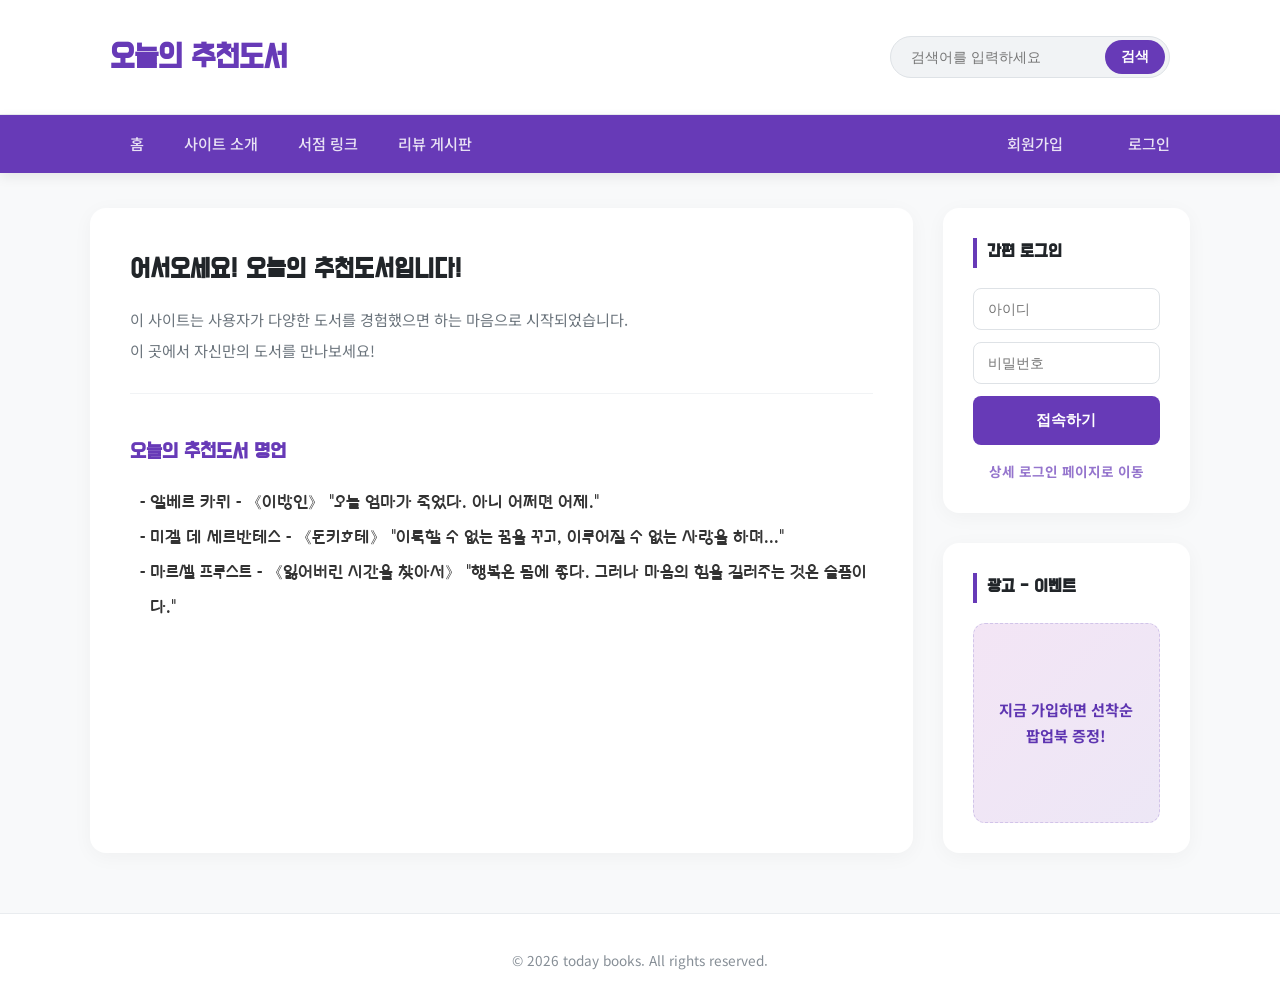
<file: index.html>
<!DOCTYPE html>
<html lang="ko">
<head>
    <meta charset="UTF-8">
    <meta name="viewport" content="width=device-width, initial-scale=1.0">
    <title>홈 - 오늘의 추천도서</title>
    <link rel="stylesheet" href="style.css">
</head>
<body>

    <header>
        <div class="container" style="display: flex; justify-content: space-between; align-items: center; width: 100%;">
            <h1>오늘의 추천도서</h1>
            <div class="search-area">
                <input type="text" id="main-search" placeholder="검색어를 입력하세요">
                <button id="search-btn">검색</button>
            </div>
        </div>
    </header>

    <nav>
        <div class="container">
            <ul style="display: flex; width: 100%;">
                <li><a href="index.html">홈</a></li>
                <li><a href="introduce.html">사이트 소개</a></li>
                <li><a href="storeLink.html">서점 링크</a></li>
                <li><a href="reviewBoard.html">리뷰 게시판</a></li>
                
                <div id="auth-status-area" style="margin-left: auto; display: flex; gap: 25px;">
                    <li><a href="LogIn.html">회원가입</a></li>
                    <li><a href="LogIn_Page.html">로그인</a></li>
                </div>
                
            </ul>
        </div>
    </nav>

    <div class="container content-wrapper">
        <main>
            <section class="intro-section">
                <h2>어서오세요! 오늘의 추천도서입니다!</h2>
                <p>이 사이트는 사용자가 다양한 도서를 경험했으면 하는 마음으로 시작되었습니다.</p>
                <p>이 곳에서 자신만의 도서를 만나보세요!</p>
            </section>
            
            <section class="main-content-area">
                <h3>오늘의 추천도서 명언</h3>
                <ul id="quote-list" style="margin-top: 15px; margin-left: 20px; line-height: 2.2; list-style-type: '- ';">
                    <li>알베르 카뮈 - 《이방인》 "오늘 엄마가 죽었다. 아니 어쩌면 어제."</li>
                    <li>미겔 데 세르반테스 - 《돈키호테》 "이룩할 수 없는 꿈을 꾸고, 이루어질 수 없는 사랑을 하며..."</li>
                    <li>마르셀 프루스트 - 《잃어버린 시간을 찾아서》 "행복은 몸에 좋다. 그러나 마음의 힘을 길러주는 것은 슬픔이다."</li>
                </ul>
            </section>
        </main>

        <aside>
            <div class="widget">
                <h3>간편 로그인</h3>
                <form class="login-form" id="easy-login-form">
                    <input type="text" id="easy-id" placeholder="아이디" required>
                    <input type="password" id="easy-pw" placeholder="비밀번호" required>
                    <button type="submit">접속하기</button>
                    <p style="text-align: center; margin-top: 15px; font-size: 0.85rem;">
                        <a href="LogIn_Page.html" style="color: #9575cd; font-weight: bold;">상세 로그인 페이지로 이동</a>
                    </p>
                </form>
            </div>
            <div class="widget">
                <h3>광고 - 이벤트</h3>
                <div class="ad-banner" id="rolling-banner">5월 1달동안 문학 도서 10% 할인</div>
            </div>
        </aside>
    </div>

    <footer>
        <p>&copy; 2026 today books. All rights reserved.</p>
    </footer>

    <script src="script.js"></script>
</body>
</html>
</file>
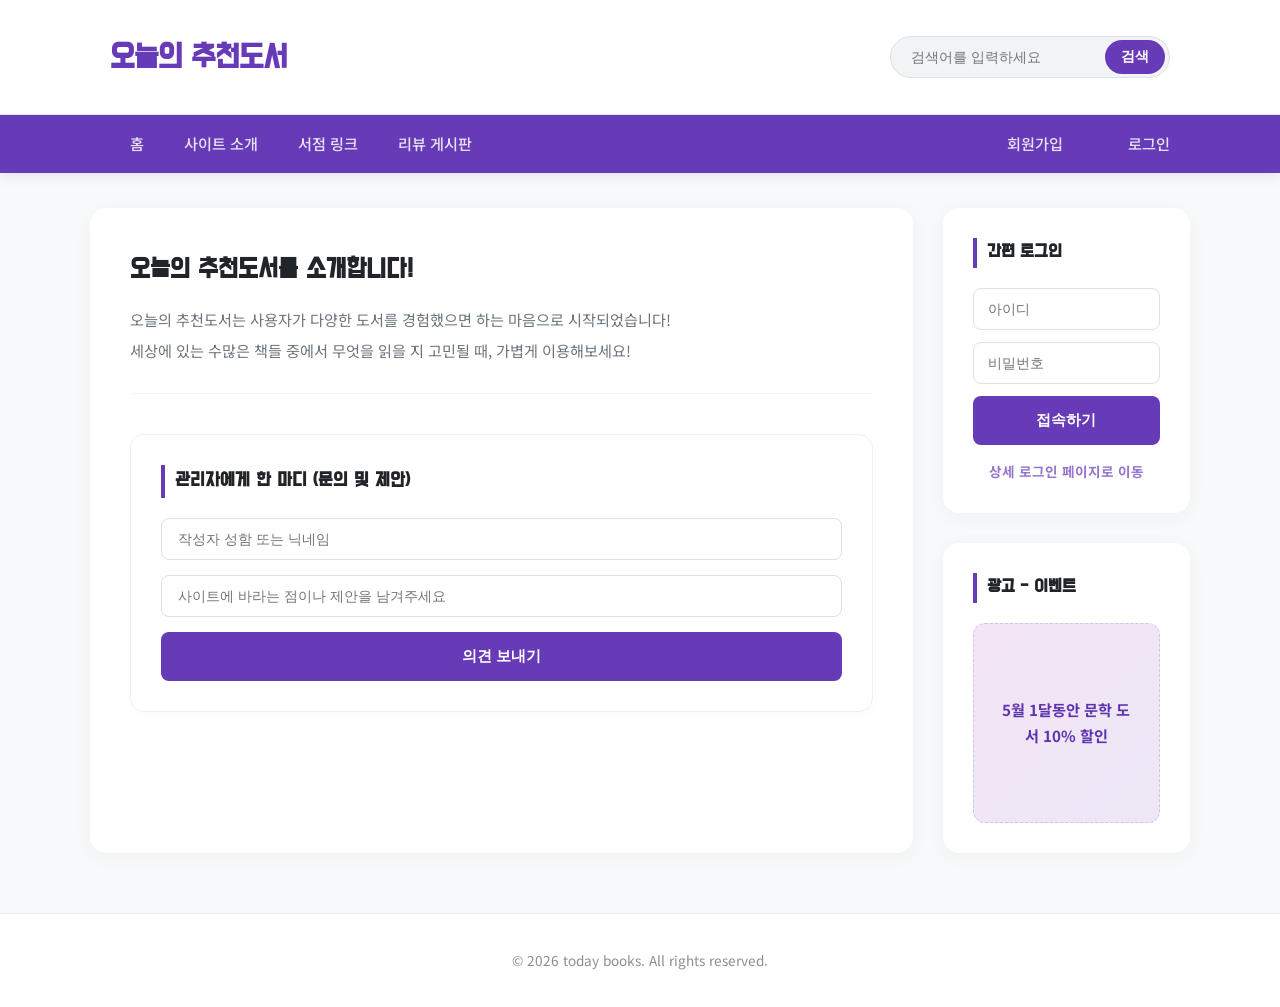
<file: introduce.html>
<!DOCTYPE html>
<html lang="ko">
<head>
    <meta charset="UTF-8">
    <meta name="viewport" content="width=device-width, initial-scale=1.0">
    <title>사이트 소개 - 오늘의 추천도서</title>
    <link rel="stylesheet" href="style.css">
</head>
<body>

    <header>
        <div class="container" style="display: flex; justify-content: space-between; align-items: center; width: 100%;">
            <h1>오늘의 추천도서</h1>
            <div class="search-area">
                <input type="text" id="main-search" placeholder="검색어를 입력하세요">
                <button id="search-btn">검색</button>
            </div>
        </div>
    </header>

    <nav>
        <div class="container">
            <ul style="display: flex; width: 100%;">
                <li><a href="index.html">홈</a></li>
                <li><a href="introduce.html">사이트 소개</a></li>
                <li><a href="storeLink.html">서점 링크</a></li>
                <li><a href="reviewBoard.html">리뷰 게시판</a></li>
                
                <div id="auth-status-area" style="margin-left: auto; display: flex; gap: 25px;">
                    <li><a href="LogIn.html">회원가입</a></li>
                    <li><a href="LogIn_Page.html">로그인</a></li>
                </div>
            </ul>
        </div>
    </nav>
    
    <div class="container content-wrapper">
        <main>
            <section class="intro-section">
                <h2>오늘의 추천도서를 소개합니다!</h2>
                <p>오늘의 추천도서는 사용자가 다양한 도서를 경험했으면 하는 마음으로 시작되었습니다!</p>
                <p>세상에 있는 수많은 책들 중에서 무엇을 읽을 지 고민될 때, 가볍게 이용해보세요!</p>
            </section>
            
            <section class="board-form" style="margin-top: 20px;">
                <h3>관리자에게 한 마디 (문의 및 제안)</h3>
                <form id="about-form">
                    <input type="text" id="about-visitor-name" placeholder="작성자 성함 또는 닉네임" required>
                    <input type="text" id="about-message" placeholder="사이트에 바라는 점이나 제안을 남겨주세요" required>
                    <button type="submit">의견 보내기</button>
                </form>
            </section>
        </main>

        <aside>
            <div class="widget">
                <h3>간편 로그인</h3>
                <form class="login-form" id="easy-login-form">
                    <input type="text" id="easy-id" placeholder="아이디" required>
                    <input type="password" id="easy-pw" placeholder="비밀번호" required>
                    <button type="submit">접속하기</button>
                    <p style="text-align: center; margin-top: 15px; font-size: 0.85rem;">
                        <a href="LogIn_Page.html" style="color: #9575cd; font-weight: bold;">상세 로그인 페이지로 이동</a>
                    </p>
                </form>
            </div>
            <div class="widget">
                <h3>광고 - 이벤트</h3>
                <div class="ad-banner" id="rolling-banner">5월 1달동안 문학 도서 10% 할인</div>
            </div>
        </aside>
    </div>

    <footer>
        <p>&copy; 2026 today books. All rights reserved.</p>
    </footer>

    <script src="script.js"></script>
</body>
</html>
</file>
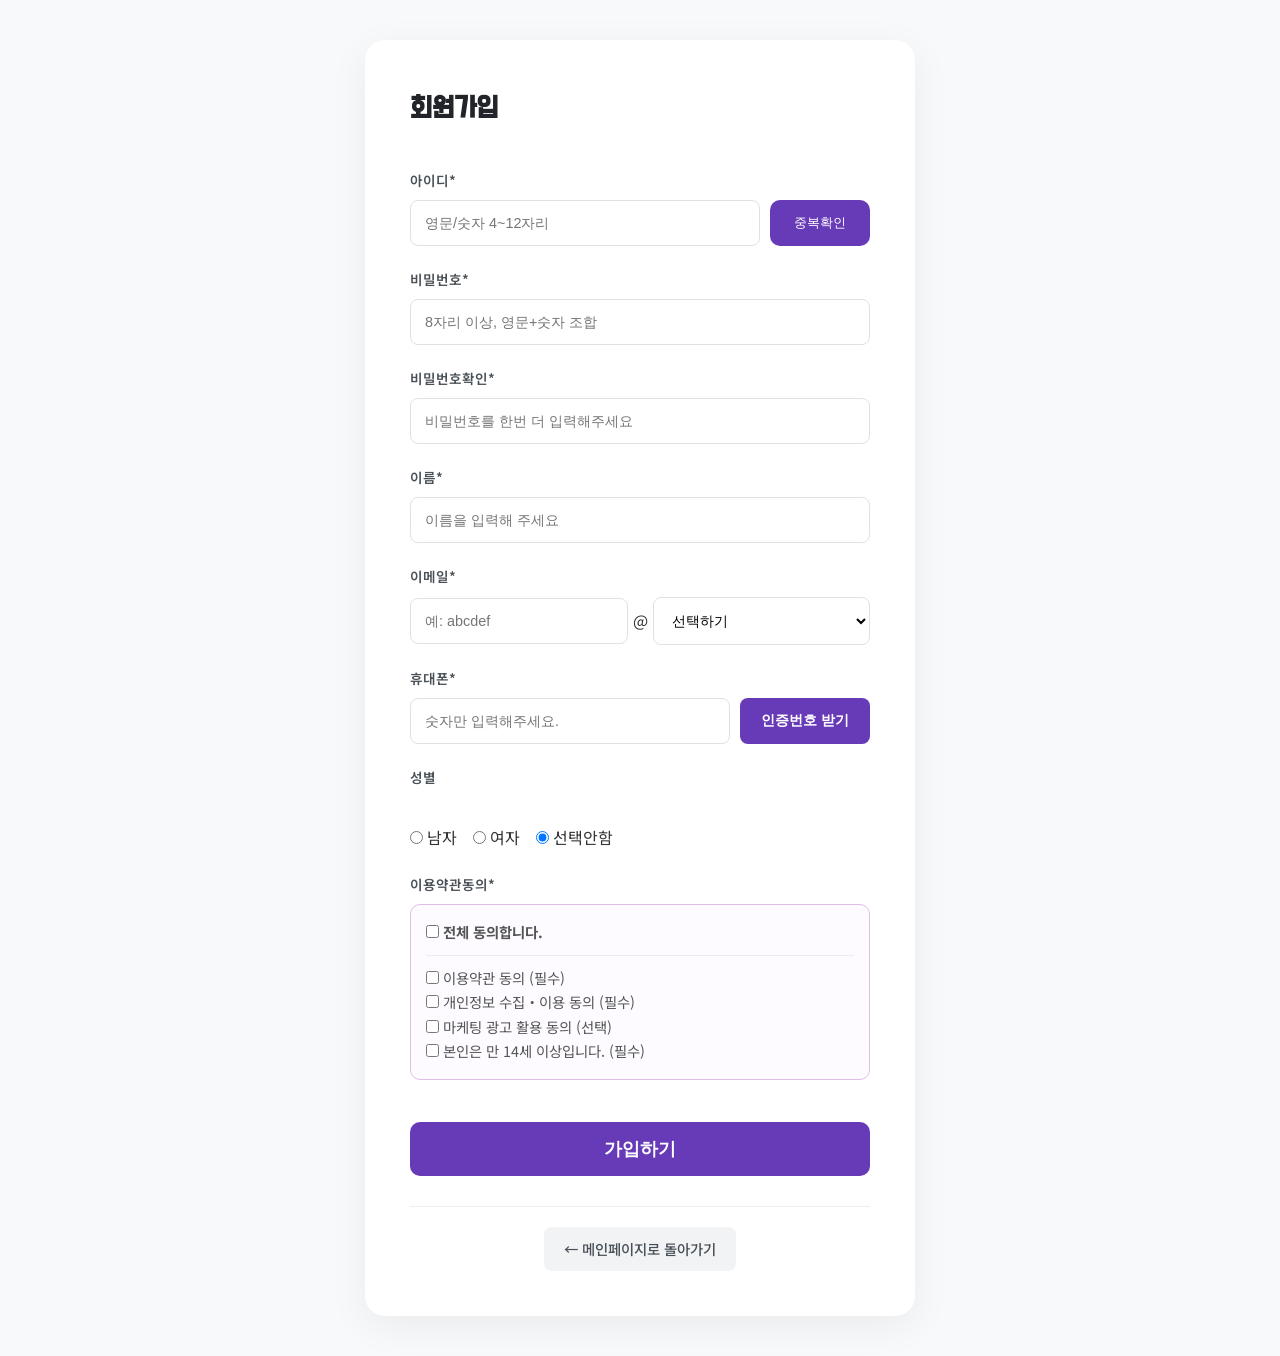
<file: LogIn.html>
<!DOCTYPE html>
<html lang="ko">
<head>
    <meta charset="UTF-8">
    <title>회원가입 - 오늘의 추천도서</title>
    <link rel="stylesheet" href="style.css">
</head>
<body class="login-page-body">

    <div class="login-container" style="width: 550px;">
        <h2>회원가입</h2>

        <form id="join-form">
            <div class="input-group">
                <label>아이디*</label>
                <div style="display: flex; gap: 10px;">
                    <input type="text" id="join-id" placeholder="영문/숫자 4~12자리" style="flex: 1;">
                    <button type="button" id="btn-check-id" style="width: 100px; background:#673ab7; color:#fff; border:none; border-radius:10px; cursor:pointer;">중복확인</button>
                </div>
                <span class="error-msg" id="err-id"></span>
            </div>

            <div class="input-group">
                <label>비밀번호*</label>
                <input type="password" id="join-pw" placeholder="8자리 이상, 영문+숫자 조합">
                <span class="error-msg" id="err-pw"></span>
            </div>

            <div class="input-group">
                <label>비밀번호확인*</label>
                <input type="password" id="join-pw-confirm" placeholder="비밀번호를 한번 더 입력해주세요">
                <span class="error-msg" id="err-pw-confirm"></span>
            </div>

            <div class="input-group">
                <label>이름*</label>
                <input type="text" id="join-name" placeholder="이름을 입력해 주세요">
                <span class="error-msg" id="err-name"></span>
            </div>

            <div class="input-group">
                <label>이메일*</label>
                <div style="display: flex; align-items: center; gap: 5px;">
                    <input type="text" id="email-user" placeholder="예: abcdef" style="flex: 1;">
                    <span>@</span>
                    <select id="email-domain" style="flex: 1;">
                        <option value="" selected disabled>선택하기</option>
                        <option value="naver.com">naver.com</option>
                        <option value="gmail.com">gmail.com</option>
                        <option value="hanmail.net">hanmail.net</option>
                        <option value="직접입력">직접입력</option>
                    </select>
                </div>
                <input type="text" id="email-direct" placeholder="도메인 직접 입력" style="margin-top: 5px; display: none;">
                <span class="error-msg" id="err-email"></span>
            </div>

            <div class="input-group">
                <label>휴대폰*</label>
                <div style="display: flex; gap: 10px;">
                    <input type="text" id="join-phone" placeholder="숫자만 입력해주세요." style="flex: 1;">
                    <button type="button" class="login-btn-full" style="width: 130px; font-size:0.9rem; padding: 0;" id="btn-phone-auth">인증번호 받기</button>
                </div>
                <span class="error-msg" id="err-phone"></span>
            </div>

            <div class="input-group" style="text-align: left;">
                <label>성별</label><br>
                <input type="radio" name="gender" value="male" style="width:auto;"> 남자 &nbsp;&nbsp;
                <input type="radio" name="gender" value="female" style="width:auto;"> 여자 &nbsp;&nbsp;
                <input type="radio" name="gender" value="none" checked style="width:auto;"> 선택안함
            </div>

            <div class="input-group">
                <label>이용약관동의*</label>
                <div style="background: #fdfbff; padding: 15px; border: 1px solid #e1bee7; border-radius: 10px; font-size: 0.9rem; color: #555;">
                    <input type="checkbox" id="check-all" style="width: auto;"> <strong>전체 동의합니다.</strong><br><hr style="margin: 10px 0; border: 0; border-top: 1px solid #ede7f6;">
                    <input type="checkbox" class="sub-check vital" id="chk1" style="width: auto;"> 이용약관 동의 (필수)<br>
                    <input type="checkbox" class="sub-check vital" id="chk2" style="width: auto;"> 개인정보 수집・이용 동의 (필수)<br>
                    <input type="checkbox" class="sub-check" style="width: auto;"> 마케팅 광고 활용 동의 (선택)<br>
                    <input type="checkbox" class="sub-check vital" id="chk3" style="width: auto;"> 본인은 만 14세 이상입니다. (필수)
                </div>
                <span class="error-msg" id="err-agree"></span>
            </div>

            <button type="submit" style="width: 100%; padding: 15px; background: #673ab7; color: #fff; border: none; border-radius: 10px; font-size: 1.1rem; font-weight: bold; cursor: pointer; margin-top: 20px;">
                가입하기
            </button>
        </form>

        <div style="margin-top: 30px; text-align: center; border-top: 1px solid #eee; padding-top: 20px;">
            <a href="index.html" style="display: inline-block; padding: 10px 20px; background-color: #f1f3f5; color: #495057; font-size: 0.9rem; font-weight: 500; border-radius: 8px; text-decoration: none; transition: all 0.2s;">
                ← 메인페이지로 돌아가기
            </a>
        </div>
    </div>

    <script src="script.js"></script>
</body>
</html>
</file>
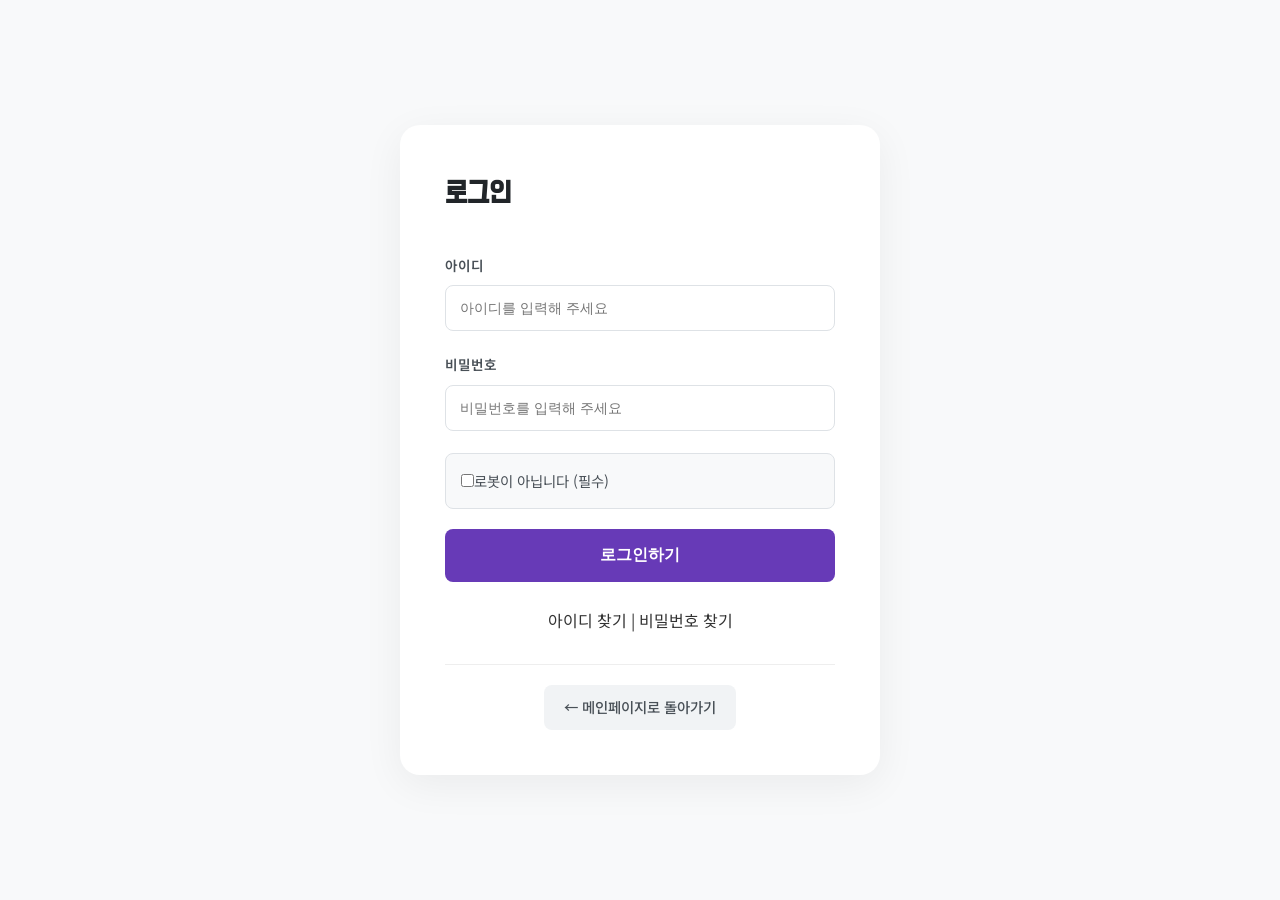
<file: LogIn_Page.html>
<!DOCTYPE html>
<html lang="ko">
<head>
    <meta charset="UTF-8">
    <meta name="viewport" content="width=device-width, initial-scale=1.0">
    <title>로그인 - 오늘의 추천도서</title>
    <link rel="stylesheet" href="style.css">
</head>
<body class="login-page-body">

    <div class="login-container">
        <h2>로그인</h2>
        <form id="detailed-login-form">
            <div class="input-group">
                <label for="user-id">아이디</label>
                <input type="text" id="user-id" placeholder="아이디를 입력해 주세요" required>
                <span class="error-msg" id="err-login-id"></span>
            </div>
            <div class="input-group">
                <label for="user-pw">비밀번호</label>
                <input type="password" id="user-pw" placeholder="비밀번호를 입력해 주세요" required>
                <span class="error-msg" id="err-login-pw"></span>
            </div>

            <div class="captcha-box">
                <input type="checkbox" id="robot-check">
                <label for="robot-check">로봇이 아닙니다 (필수)</label>
            </div>
            <span class="error-msg" id="err-captcha" style="text-align: left; block-size: auto; margin-top:-10px; margin-bottom:15px;"></span>

            <button type="submit" class="login-btn-full">로그인하기</button>
        </form>

        <div class="login-footer" style="text-align: center; margin-top: 25px;">
            <a href="#" onclick="alert('준비 중인 서비스입니다.')">아이디 찾기</a> | 
            <a href="#" onclick="alert('준비 중인 서비스입니다.')">비밀번호 찾기</a>
        </div>

        <div style="margin-top: 30px; text-align: center; border-top: 1px solid #eee; padding-top: 20px;">
            <a href="index.html" style="display: inline-block; padding: 10px 20px; background-color: #f1f3f5; color: #495057; font-size: 0.9rem; font-weight: 500; border-radius: 8px; text-decoration: none; transition: all 0.2s;">
                ← 메인페이지로 돌아가기
            </a>
        </div>
    </div>

    <script src="script.js"></script>
</body>
</html>
</file>
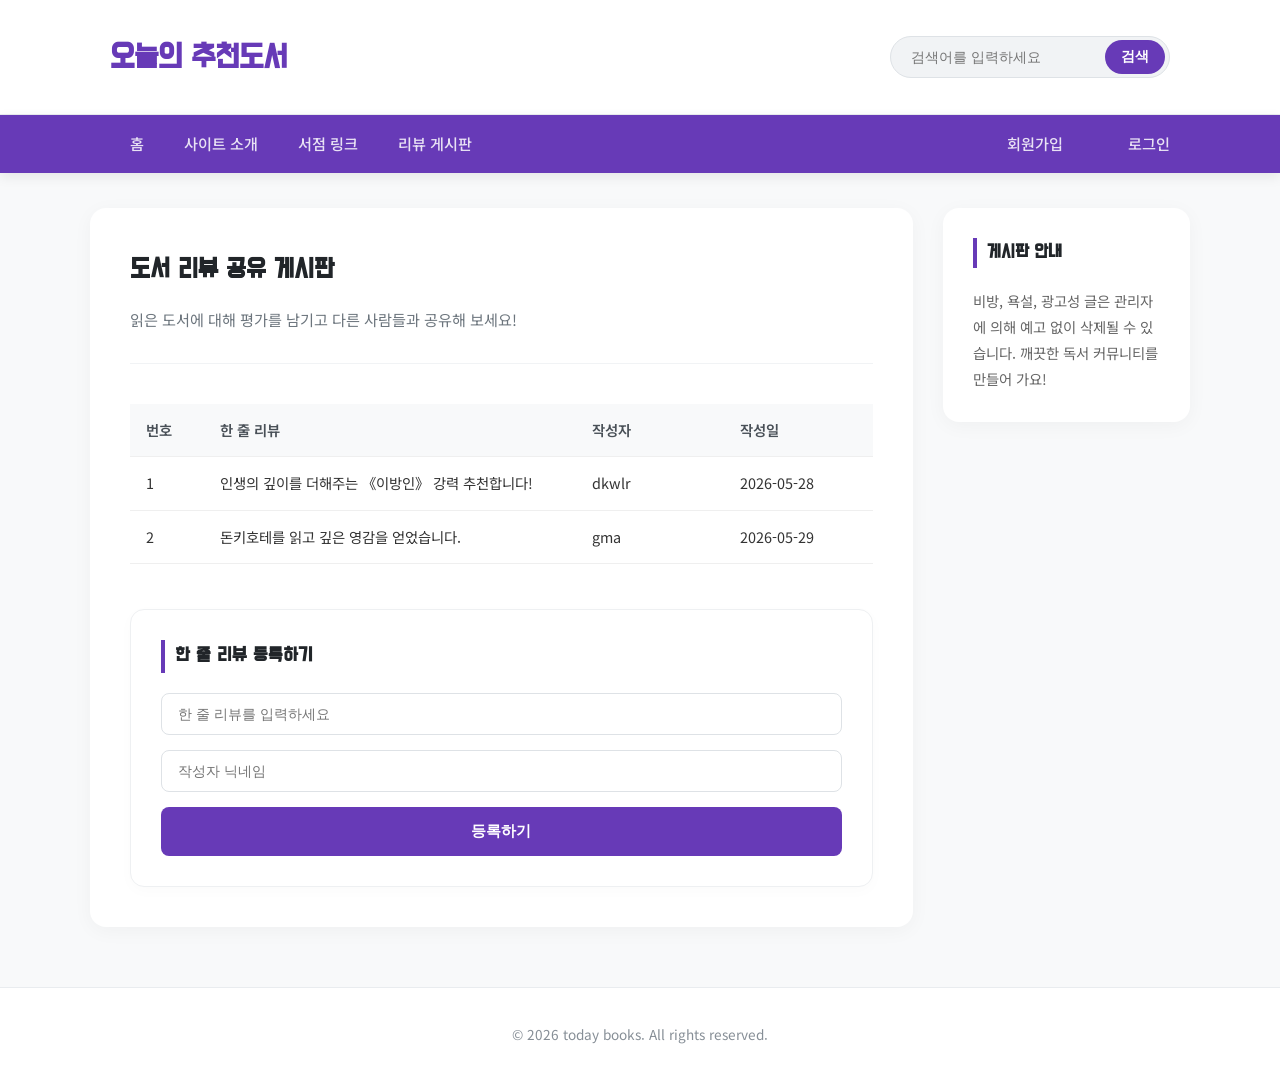
<file: reviewBoard.html>
<!DOCTYPE html>
<html lang="ko">
<head>
    <meta charset="UTF-8">
    <meta name="viewport" content="width=device-width, initial-scale=1.0">
    <title>리뷰 게시판 - 오늘의 추천도서</title>
    <link rel="stylesheet" href="style.css">
</head>
<body>

    <header>
        <div class="container" style="display: flex; justify-content: space-between; align-items: center; width: 100%;">
            <h1>오늘의 추천도서</h1>
            <div class="search-area">
                <input type="text" placeholder="검색어를 입력하세요">
                <button>검색</button>
            </div>
        </div>
    </header>

    <nav>
        <div class="container">
            <ul style="display: flex; width: 100%;">
                <li><a href="index.html">홈</a></li>
                <li><a href="introduce.html">사이트 소개</a></li>
                <li><a href="storeLink.html">서점 링크</a></li>
                <li><a href="reviewBoard.html">리뷰 게시판</a></li>
                
                <div id="auth-status-area" style="margin-left: auto; display: flex; gap: 25px;">
                    <li><a href="LogIn.html">회원가입</a></li>
                    <li><a href="LogIn_Page.html">로그인</a></li>
                </div>
                
            </ul>
        </div>
    </nav>

    <div class="container content-wrapper">
        <main style="flex: 3;">
            <section class="intro-section">
                <h2>도서 리뷰 공유 게시판</h2>
                <p>읽은 도서에 대해 평가를 남기고 다른 사람들과 공유해 보세요!</p>
            </section>

            <table class="board-table">
                <thead>
                    <tr>
                        <th style="width: 10%;">번호</th>
                        <th style="width: 50%;">한 줄 리뷰</th>
                        <th style="width: 20%;">작성자</th>
                        <th style="width: 20%;">작성일</th>
                    </tr>
                </thead>
                <tbody id="board-content">
                    <tr>
                        <td>1</td>
                        <td>인생의 깊이를 더해주는 《이방인》 강력 추천합니다!</td>
                        <td>dkwlr</td>
                        <td>2026-05-28</td>
                    </tr>
                    <tr>
                        <td>2</td>
                        <td>돈키호테를 읽고 깊은 영감을 얻었습니다.</td>
                        <td>gma</td>
                        <td>2026-05-29</td>
                    </tr>
                </tbody>
            </table>

            <div class="board-form">
                <h3>한 줄 리뷰 등록하기</h3>
                <form id=\"review-add-form\">
                    <input type="text" id="review-book" placeholder="한 줄 리뷰를 입력하세요" required>
                    <input type="text" id="review-author" placeholder="작성자 닉네임" required>
                    <button type="submit">등록하기</button>
                </form>
            </div>
        </main>
        
        <aside>
            <div class="widget">
                <h3>게시판 안내</h3>
                <p style="font-size: 0.9rem; color: #666; line-height: 1.8;">
                    비방, 욕설, 광고성 글은 관리자에 의해 예고 없이 삭제될 수 있습니다. 깨끗한 독서 커뮤니티를 만들어 가요!
                </p>
            </div>
        </aside>
    </div>

    <footer>
        <p>&copy; 2026 today books. All rights reserved.</p>
    </footer>

    <script src="script.js"></script>
</body>
</html>
</file>
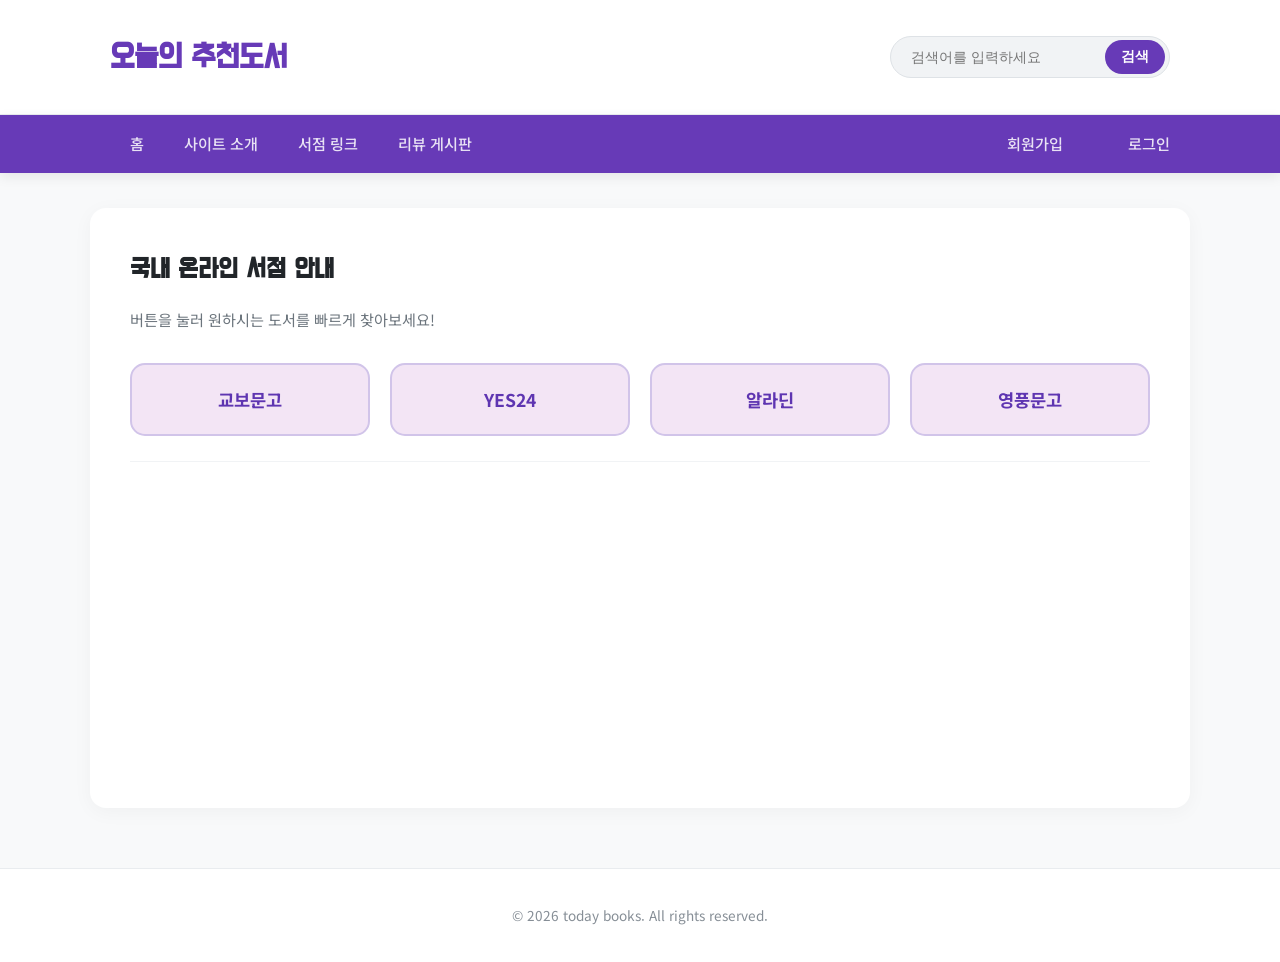
<file: storeLink.html>
<!DOCTYPE html>
<html lang="ko">
<head>
    <meta charset="UTF-8">
    <meta name="viewport" content="width=device-width, initial-scale=1.0">
    <title>서점 링크 - 오늘의 추천도서</title>
    <link rel="stylesheet" href="style.css">
    <style>
        .bookstore-grid {
            display: grid;
            grid-template-columns: repeat(auto-fit, minmax(200px, 1fr));
            gap: 20px;
            margin-top: 30px;
        }
        .bookstore-btn {
            display: flex;
            justify-content: center;
            align-items: center;
            padding: 20px;
            background-color: #f3e5f5;
            color: #5e35b1;
            font-size: 1.1rem;
            font-weight: bold;
            text-decoration: none;
            border: 2px solid #d1c4e9;
            border-radius: 15px;
            transition: all 0.3s ease;
            text-align: center;
        }
        .bookstore-btn:hover {
            background-color: #9575cd;
            color: #ffffff;
            border-color: #9575cd;
            transform: translateY(-3px);
            box-shadow: 0 5px 15px rgba(103, 58, 183, 0.2);
        }
        .page-description { margin-bottom: 20px; color: #666; }
    </style>
</head>
<body>

    <header>
        <div class="container" style="display: flex; justify-content: space-between; align-items: center; width: 100%;">
            <h1>오늘의 추천도서</h1>
            <div class="search-area">
                <input type="text" placeholder="검색어를 입력하세요">
                <button>검색</button>
            </div>
        </div>
    </header>

    <nav>
        <div class="container">
            <ul style="display: flex; width: 100%;">
                <li><a href="index.html">홈</a></li>
                <li><a href="introduce.html">사이트 소개</a></li>
                <li><a href="storeLink.html">서점 링크</a></li>
                <li><a href="reviewBoard.html">리뷰 게시판</a></li>
                
                <div id="auth-status-area" style="margin-left: auto; display: flex; gap: 25px;">
                    <li><a href="LogIn.html">회원가입</a></li>
                    <li><a href="LogIn_Page.html">로그인</a></li>
                </div>
                
            </ul>
        </div>
    </nav>

    <div class="container content-wrapper">
        <main style="flex: 1;">
            <section class="intro-section">
                <h2>국내 온라인 서점 안내</h2>
                <p class="page-description">버튼을 눌러 원하시는 도서를 빠르게 찾아보세요!</p>
                
                <div class="bookstore-grid">
                    <a href="https://www.kyobobook.co.kr" target="_blank" class="bookstore-btn">교보문고</a>
                    <a href="http://www.yes24.com" target="_blank" class="bookstore-btn">YES24</a>
                    <a href="https://www.aladin.co.kr" target="_blank" class="bookstore-btn">알라딘</a>
                    <a href="https://www.ypbooks.co.kr" target="_blank" class="bookstore-btn">영풍문고</a>
                </div>
            </section>
        </main>
    </div>

    <footer>
        <p>&copy; 2026 today books. All rights reserved.</p>
    </footer>

    <script src="script.js"></script>
</body>
</html>
</file>
<file: style.css>
@import url('https://fonts.googleapis.com/css2?family=Gugi&display=swap');
@import url('https://fonts.googleapis.com/css2?family=Do+Hyeon&display=swap');
@import url('https://fonts.googleapis.com/css2?family=Noto+Sans+KR:wght@300;400;500;700&display=swap');

h1, h2, h3 {
    font-family: 'Do Hyeon', sans-serif;
}
#quote-list li {
    font-family: 'Gugi', serif;
}

* { margin: 0; padding: 0; box-sizing: border-box; }
body { 
    font-family: 'Noto Sans KR', sans-serif; 
    line-height: 1.7; 
    background-color: #f8f9fa;
    color: #333333; 
}
a { text-decoration: none; color: inherit; transition: all 0.2s ease; }

.container { width: 92%; max-width: 1100px; margin: 0 auto; }

header { 
    background: #ffffff;
    color: #4a148c; 
    padding: 30px 0; 
    border-bottom: 1px solid #e9ecef;
}
header h1 { 
    margin-left: 20px; 
    font-size: 2rem; 
    color: #673ab7;
    letter-spacing: -1px;
}
.search-area { margin-right: 20px; display: flex; align-items: center; position: relative; }
.search-area input[type="text"] { 
    padding: 12px 50px 12px 20px;
    width: 280px; 
    border: 1px solid #dee2e6; 
    border-radius: 30px; 
    outline: none; 
    font-size: 0.9rem;
    transition: all 0.3s; 
    background: #f1f3f5;
}
.search-area input[type="text"]:focus { 
    border-color: #673ab7; 
    background: #fff;
    box-shadow: 0 0 0 3px rgba(103, 58, 183, 0.15); 
}
.search-area button { 
    position: absolute;
    right: 5px;
    padding: 8px 16px; 
    background: #673ab7; 
    color: #fff; 
    border: none; 
    cursor: pointer; 
    font-size: 0.85rem;
    font-weight: bold; 
    border-radius: 20px; 
    transition: background 0.2s; 
}
.search-area button:hover { background: #512da8; }

nav { 
    background: #673ab7;
    color: #ffffff; 
    padding: 0; 
    box-shadow: 0 4px 12px rgba(0,0,0,0.08); 
    position: sticky;
    top: 0;
    z-index: 100;
}
nav ul { display: flex; list-style: none; padding-left: 20px; font-weight: 500; align-items: center; }
nav ul li a { display: block; padding: 16px 20px; font-size: 0.95rem; opacity: 0.85; }
nav ul li a:hover { opacity: 1; background: rgba(255,255,255,0.15); }

.content-wrapper { display: flex; margin-top: 35px; gap: 30px; min-height: 600px; }

main { 
    flex: 3; 
    background: #fff; 
    padding: 40px; 
    border-radius: 16px; 
    border: none;
    box-shadow: 0 4px 20px rgba(0, 0, 0, 0.04); 
}
.intro-section { margin-bottom: 40px; padding-bottom: 25px; border-bottom: 1px solid #f1f3f5; }
.intro-section h2 { margin-bottom: 15px; color: #212529; font-size: 1.6rem; }
.intro-section p { color: #6c757d; font-size: 0.95rem; margin-bottom: 5px;}

.main-content-area h3 { color: #673ab7; font-size: 1.3rem; margin-bottom: 10px; }

aside { flex: 1; display: flex; flex-direction: column; gap: 30px; }
.widget { 
    background: #fff; 
    padding: 30px; 
    border-radius: 16px; 
    border: none;
    box-shadow: 0 4px 20px rgba(0, 0, 0, 0.04); 
}
.widget h3 { 
    margin-bottom: 20px; 
    font-size: 1.1rem; 
    color: #212529; 
    border-left: 4px solid #673ab7;
    padding-left: 10px;
}

.login-form input { 
    width: 100%; 
    padding: 12px 14px; 
    margin-bottom: 12px; 
    border: 1px solid #dee2e6; 
    border-radius: 8px; 
    outline: none; 
    background: #fff; 
    font-size: 0.9rem;
    transition: all 0.2s; 
}
.login-form input:focus { border-color: #673ab7; box-shadow: 0 0 0 3px rgba(103, 58, 183, 0.1); }
.login-form button { 
    width: 100%; 
    padding: 14px; 
    background: #673ab7; 
    color: #fff; 
    border: none; 
    border-radius: 8px; 
    cursor: pointer; 
    font-weight: bold; 
    font-size: 0.95rem;
    transition: background 0.2s; 
}
.login-form button:hover { background: #512da8; }

.ad-banner { 
    background: linear-gradient(135deg, #f3e5f5 0%, #ede7f6 100%); 
    height: 200px; 
    display: flex; 
    justify-content: center; 
    align-items: center; 
    color: #5e35b1; 
    border: 1px dashed #d1c4e9; 
    font-size: 0.95rem;
    text-align: center; 
    border-radius: 12px; 
    font-weight: bold; 
    padding: 25px; 
}

footer { 
    text-align: center; 
    padding: 35px; 
    background: #ffffff; 
    color: #868e96; 
    margin-top: 60px; 
    font-size: 0.85rem; 
    border-top: 1px solid #e9ecef;
}

.login-page-body { display: flex; justify-content: center; align-items: center; min-height: 100vh; padding: 40px 0; background-color: #f8f9fa; }
.login-container { 
    width: 480px; 
    background: #fff; 
    padding: 45px; 
    border-radius: 20px; 
    border: none;
    box-shadow: 0 10px 40px rgba(0,0,0,0.06); 
}
.login-container a[href="index.html"]:hover {
    background-color: #e9ecef !important;
    color: #212529 !important;
}
.login-container h2 { color: #212529; margin-bottom: 35px; font-size: 1.8rem; font-weight: 700; }
.input-group { margin-bottom: 22px; }
.input-group label { display: block; font-size: 0.85rem; color: #495057; margin-bottom: 8px; font-weight: 600; }
.input-group input, .input-group select { 
    width: 100%; 
    padding: 14px; 
    border: 1px solid #dee2e6; 
    border-radius: 8px; 
    outline: none; 
    background: #fff; 
    font-size: 0.9rem;
    transition: all 0.2s; 
}
.input-group input:focus, .input-group select:focus { 
    border-color: #673ab7; 
    box-shadow: 0 0 0 3px rgba(103, 58, 183, 0.1); 
}
.captcha-box { background: #f8f9fa; padding: 15px; border: 1px solid #dee2e6; border-radius: 8px; display: flex; align-items: center; margin: 20px 0; color: #495057; font-size: 0.9rem; }
.login-btn-full { width: 100%; padding: 16px; background: #673ab7; color: #fff; border: none; border-radius: 8px; font-size: 1rem; font-weight: bold; cursor: pointer; transition: background 0.2s; }
.login-btn-full:hover { background: #512da8; }

.error-msg { color: #e63946; font-size: 0.8rem; margin-top: 6px; font-weight: 500; }

.board-table { width: 100%; border-collapse: collapse; margin-top: 20px; font-size: 0.90rem; }
.board-table th, .board-table td { padding: 14px 16px; border-bottom: 1px solid #efefef; text-align: left; }
.board-table th { background-color: #f8f9fa; color: #495057; font-weight: 600; }
.board-table tr:hover { background-color: #fdfcff; }

.board-form { 
    background: #ffffff; 
    padding: 30px; 
    border-radius: 14px; 
    border: 1px solid #eef0f2; 
    margin-top: 45px; 
    box-shadow: 0 4px 15px rgba(0,0,0,0.02);
}
.board-form h3 { 
    color: #212529; 
    font-size: 1.2rem; 
    margin-bottom: 20px; 
    border-left: 4px solid #673ab7; 
    padding-left: 10px; 
}
.board-form input[type="text"] { 
    width: 100%; 
    padding: 12px 16px; 
    margin-bottom: 15px; 
    border: 1px solid #dee2e6; 
    border-radius: 8px; 
    outline: none; 
    font-size: 0.9rem; 
    transition: all 0.2s; 
    background-color: #fff;
}
.board-form input[type="text"]:focus { 
    border-color: #673ab7; 
    box-shadow: 0 0 0 3px rgba(103, 58, 183, 0.1); 
}
.board-form button[type="submit"] { 
    width: 100%; 
    padding: 14px; 
    background: #673ab7; 
    color: #fff; 
    border: none; 
    border-radius: 8px; 
    font-size: 0.95rem; 
    font-weight: bold; 
    cursor: pointer; 
    transition: background 0.2s; 
}
.board-form button[type="submit"]:hover { 
    background: #512da8; 
}
#btn-check-id {
    transition: background-color 0.2s ease;
}
#btn-check-id:hover {
    background-color: #512da8 !important;
}
.login-container form button[type="submit"] {
    transition: background-color 0.2s ease;
}
.login-container form button[type="submit"]:hover {
    background-color: #512da8 !important;
}
</file>
